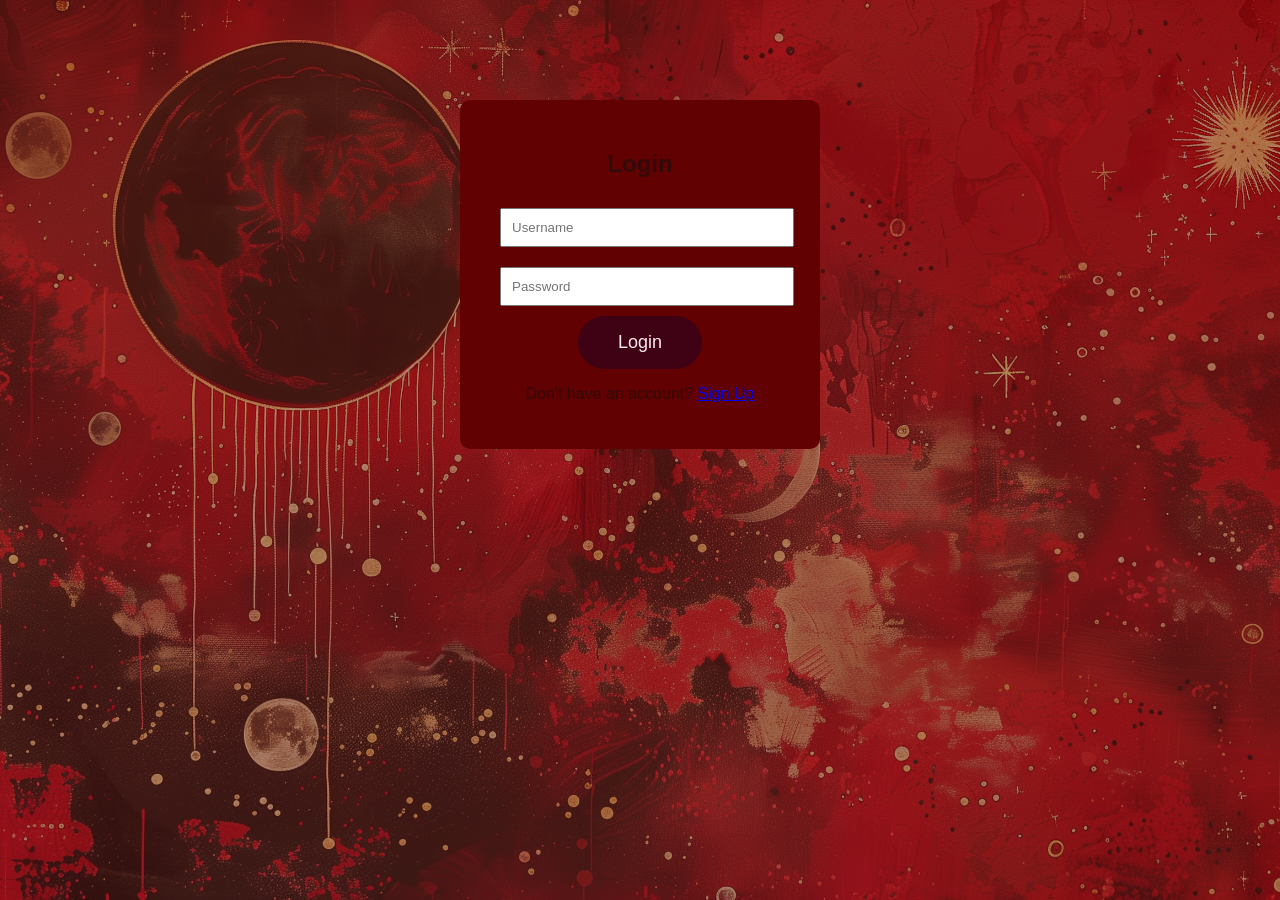
<file: index.html>
<!DOCTYPE html>
<html>
<head>
    <title>Art Gallery Login</title>
    <link rel="icon" href="roses.jpg">
    <link rel="stylesheet" href="style.css">
</head>

<body>

    <div class="login-box">

        <h2>Login</h2>

        <form action="home.html">
            <input type="text" placeholder="Username">
            <input type="password" placeholder="Password">

            <button type="submit">Login</button>
        </form>

        <p>
            Don't have an account?
            <a href="signup.html">Sign Up</a>
        </p>

    </div>

</body>
</html>
</file>
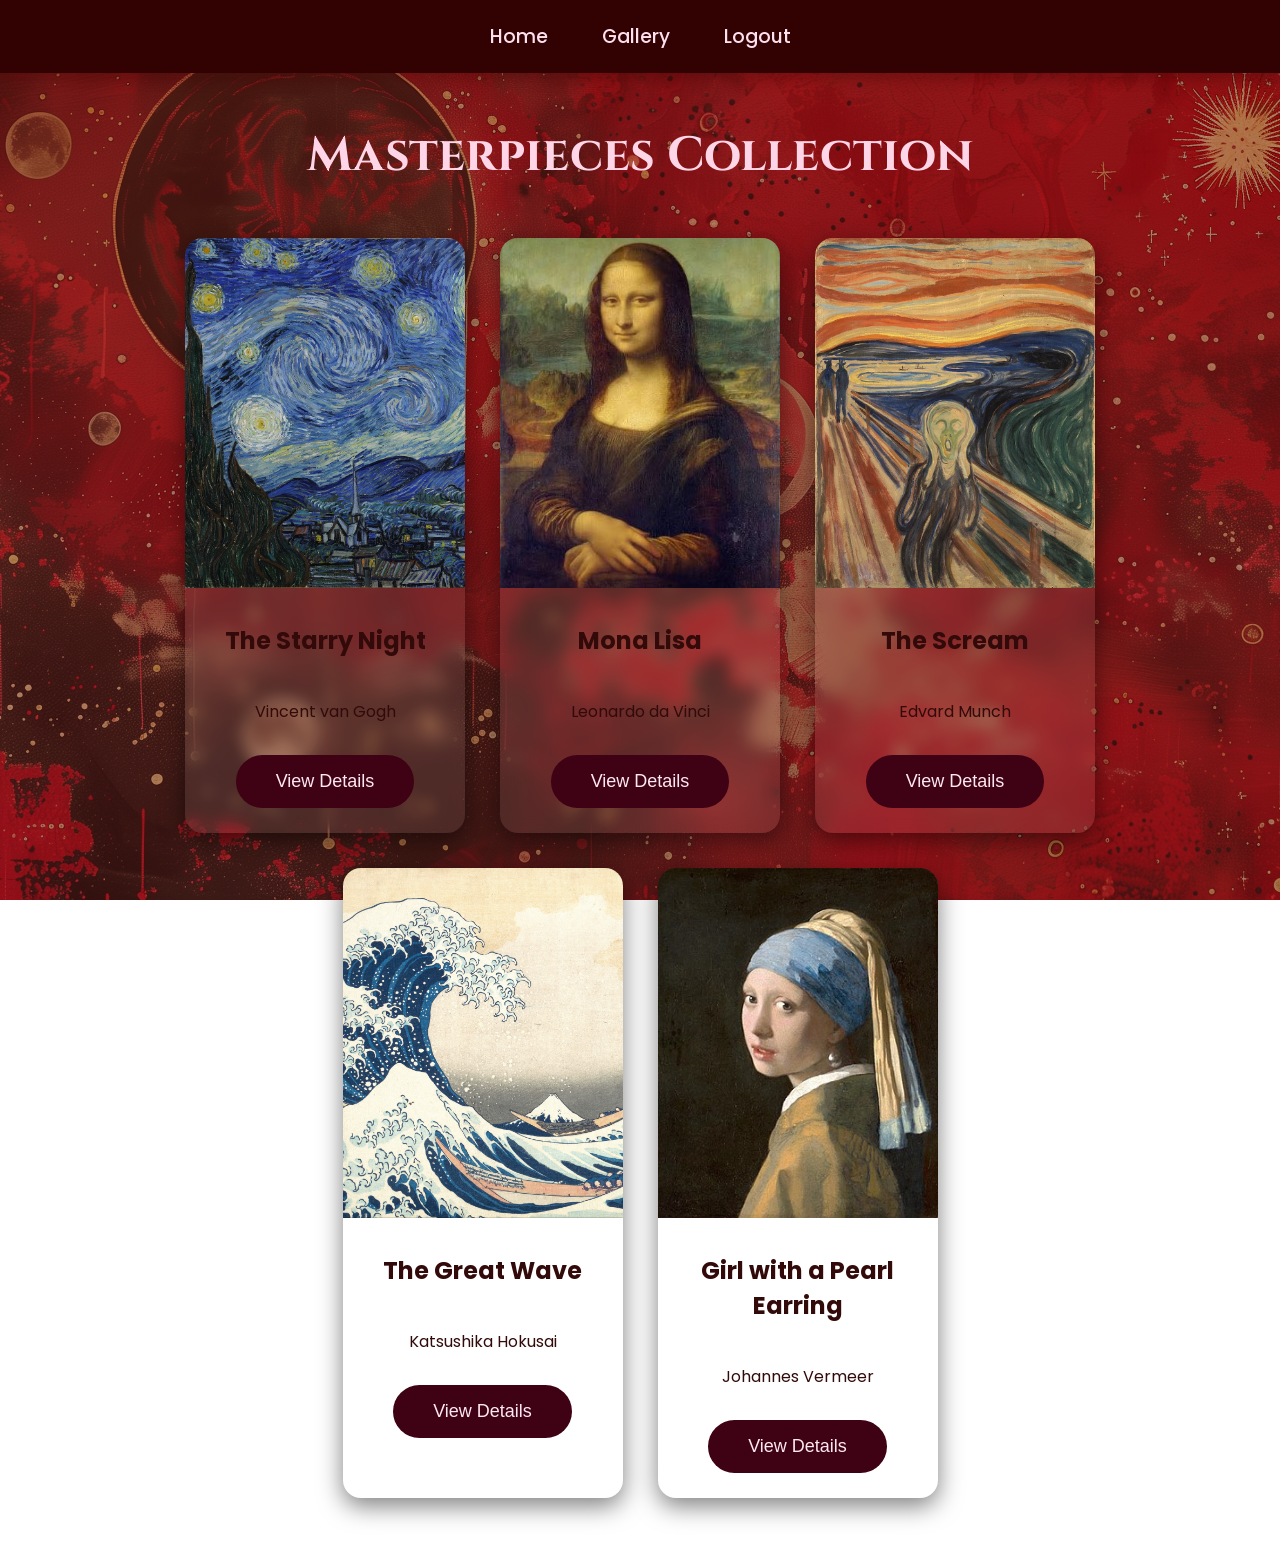
<file: gallery.html>
<!DOCTYPE html>
<html>

<head>
    <title>Art Gallery</title>
    <link rel="stylesheet" href="style.css">
    <link rel="icon" href="roses.jpg">
    <link href="https://fonts.googleapis.com/css2?family=Cinzel:wght@700&family=Poppins:wght@300;400;500;600&display=swap" rel="stylesheet">

</head>

<body>

    <div class="navbar">
        <a href="home.html">Home</a>
        <a href="gallery.html">Gallery</a>
        <a href="index.html">Logout</a>
    </div>

    <h1 class="gallery-title">Masterpieces Collection</h1>

    <div class="gallery-container">

        <!-- Starry Night -->
        <div class="card">

            <img src="starry_night.jpg" alt="The Starry Night">

            <h2>The Starry Night</h2>

            <p>Vincent van Gogh</p>

            <a href="starrynight.html">
                <button>View Details</button>
            </a>

        </div>

        <!-- Mona Lisa -->
        <div class="card">

            <img src="mona_lisa.jpg" alt="Mona Lisa">

            <h2>Mona Lisa</h2>

            <p>Leonardo da Vinci</p>

            <a href="monalisa.html">
                <button>View Details</button>
            </a>

        </div>

        <!-- The Scream -->
        <div class="card">

            <img src="the-scream.jpg" alt="The Scream">

            <h2>The Scream</h2>

            <p>Edvard Munch</p>

            <a href="scream.html">
                <button>View Details</button>
            </a>

        </div>

        <!-- The Great Wave -->
        <div class="card">

            <img src="kanagawa.jpg" alt="The Great Wave off Kanagawa">

            <h2>The Great Wave</h2>

            <p>Katsushika Hokusai</p>

            <a href="kanagawa.html">
                <button>View Details</button>
            </a>

        </div>

        <!-- Girl with a Pearl Earring -->
        <div class="card">

            <img src="pearl.jpg" alt="Girl with a Pearl Earring">

            <h2>Girl with a Pearl Earring</h2>

            <p>Johannes Vermeer</p>

            <a href="pearl.html">
                <button>View Details</button>
            </a>

        </div>

    </div>

</body>

</html>
</file>
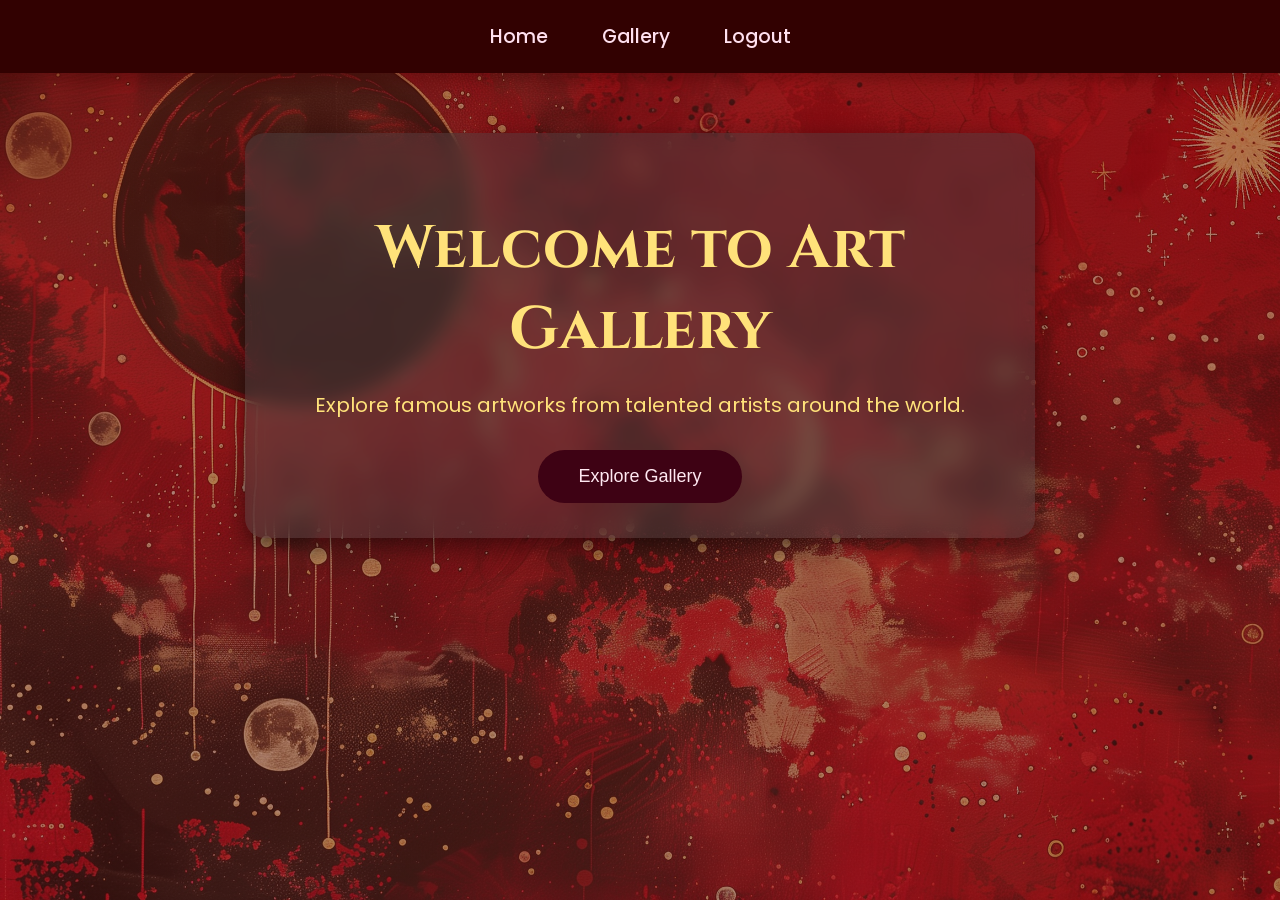
<file: home.html>
<!DOCTYPE html>
<html>

<head>
    <title>Art Gallery Home</title>
    <link rel="stylesheet" href="style.css">
    <link rel="icon" href="roses.jpg">
    <link href="https://fonts.googleapis.com/css2?family=Cinzel:wght@500;700&family=Poppins:wght@300;400;500;600&display=swap" rel="stylesheet">
</head>

<body>

    <div class="navbar">
        <a href="home.html">Home</a>
        <a href="gallery.html">Gallery</a>
        <a href="index.html">Logout</a>
    </div>

    <div class="overlay">

        <div class="home-box">

            <h1>Welcome to Art Gallery</h1>

            <p>
                Explore famous artworks from talented artists around the world.
            </p>

            <a href="gallery.html">
                <button>Explore Gallery</button>
            </a>

        </div>

    </div>

</body>

</html>
</file>
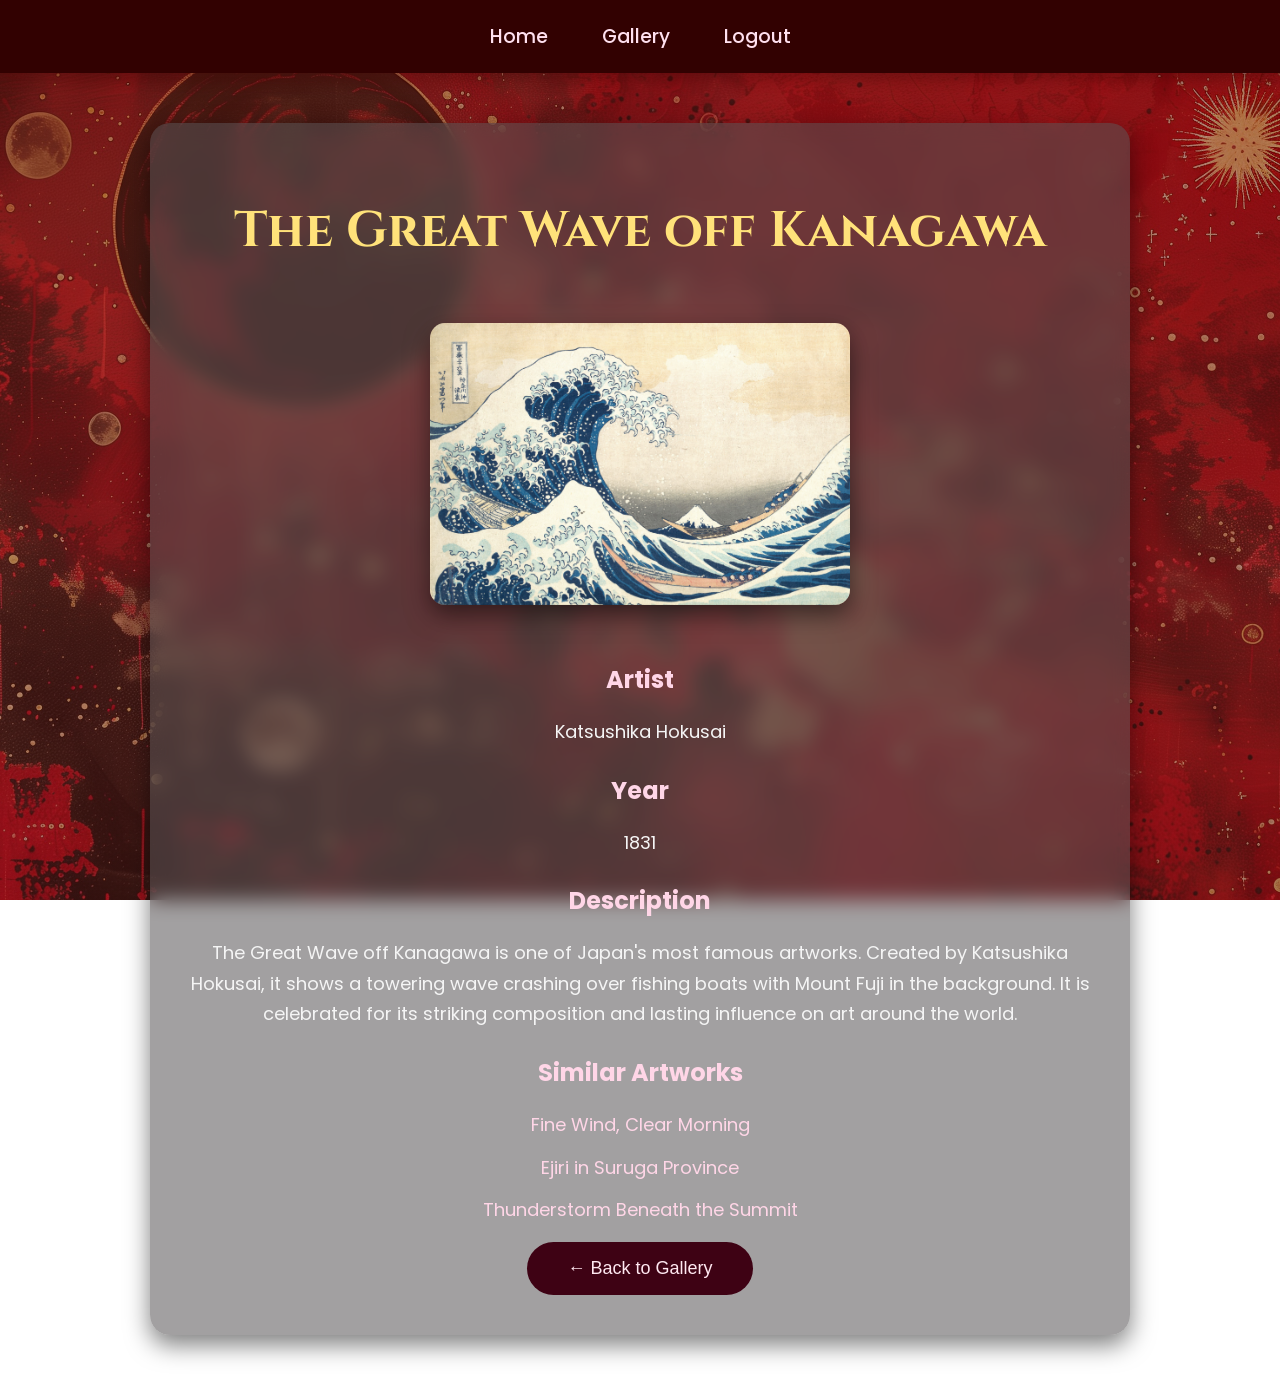
<file: kanagawa.html>
<!DOCTYPE html>
<html>

<head>

    <title>The Great Wave off Kanagawa</title>
    <link rel="stylesheet" href="style.css">
    <link rel="icon" href="roses.jpg">
    <link href="https://fonts.googleapis.com/css2?family=Cinzel:wght@700&family=Poppins:wght@300;400;500&display=swap" rel="stylesheet">

</head>

<body>

    <div class="navbar">

        <a href="home.html">Home</a>

        <a href="gallery.html">Gallery</a>

        <a href="index.html">Logout</a>

    </div>

    <div class="art-page">

        <h1>The Great Wave off Kanagawa</h1>

        <img src="kanagawa.jpg" alt="The Great Wave off Kanagawa">

        <h2>Artist</h2>

        <p>Katsushika Hokusai</p>

        <h2>Year</h2>

        <p>1831</p>

        <h2>Description</h2>

        <p>
            The Great Wave off Kanagawa is one of Japan's most famous artworks. Created by Katsushika Hokusai, it shows a towering wave crashing over fishing boats with Mount Fuji in the background. It is celebrated for its striking composition and lasting influence on art around the world.
        </p>

        <h2>Similar Artworks</h2>

        <ul class="similar-links">
            <li><a href="https://en.wikipedia.org/wiki/Fine_Wind,_Clear_Morning" target="_blank">Fine Wind, Clear Morning</a></li>

            <li><a href="https://en.wikipedia.org/wiki/Ejiri_in_Suruga_Province" target="_blank">Ejiri in Suruga Province</a></li>

            <li><a href="https://en.wikipedia.org/wiki/Thirty-six_Views_of_Mount_Fuji" target="_blank">Thunderstorm Beneath the Summit</a></li>
        </ul>

        <a href="gallery.html">
            <button>← Back to Gallery</button>
        </a>

    </div>

</body>

</html>
</file>
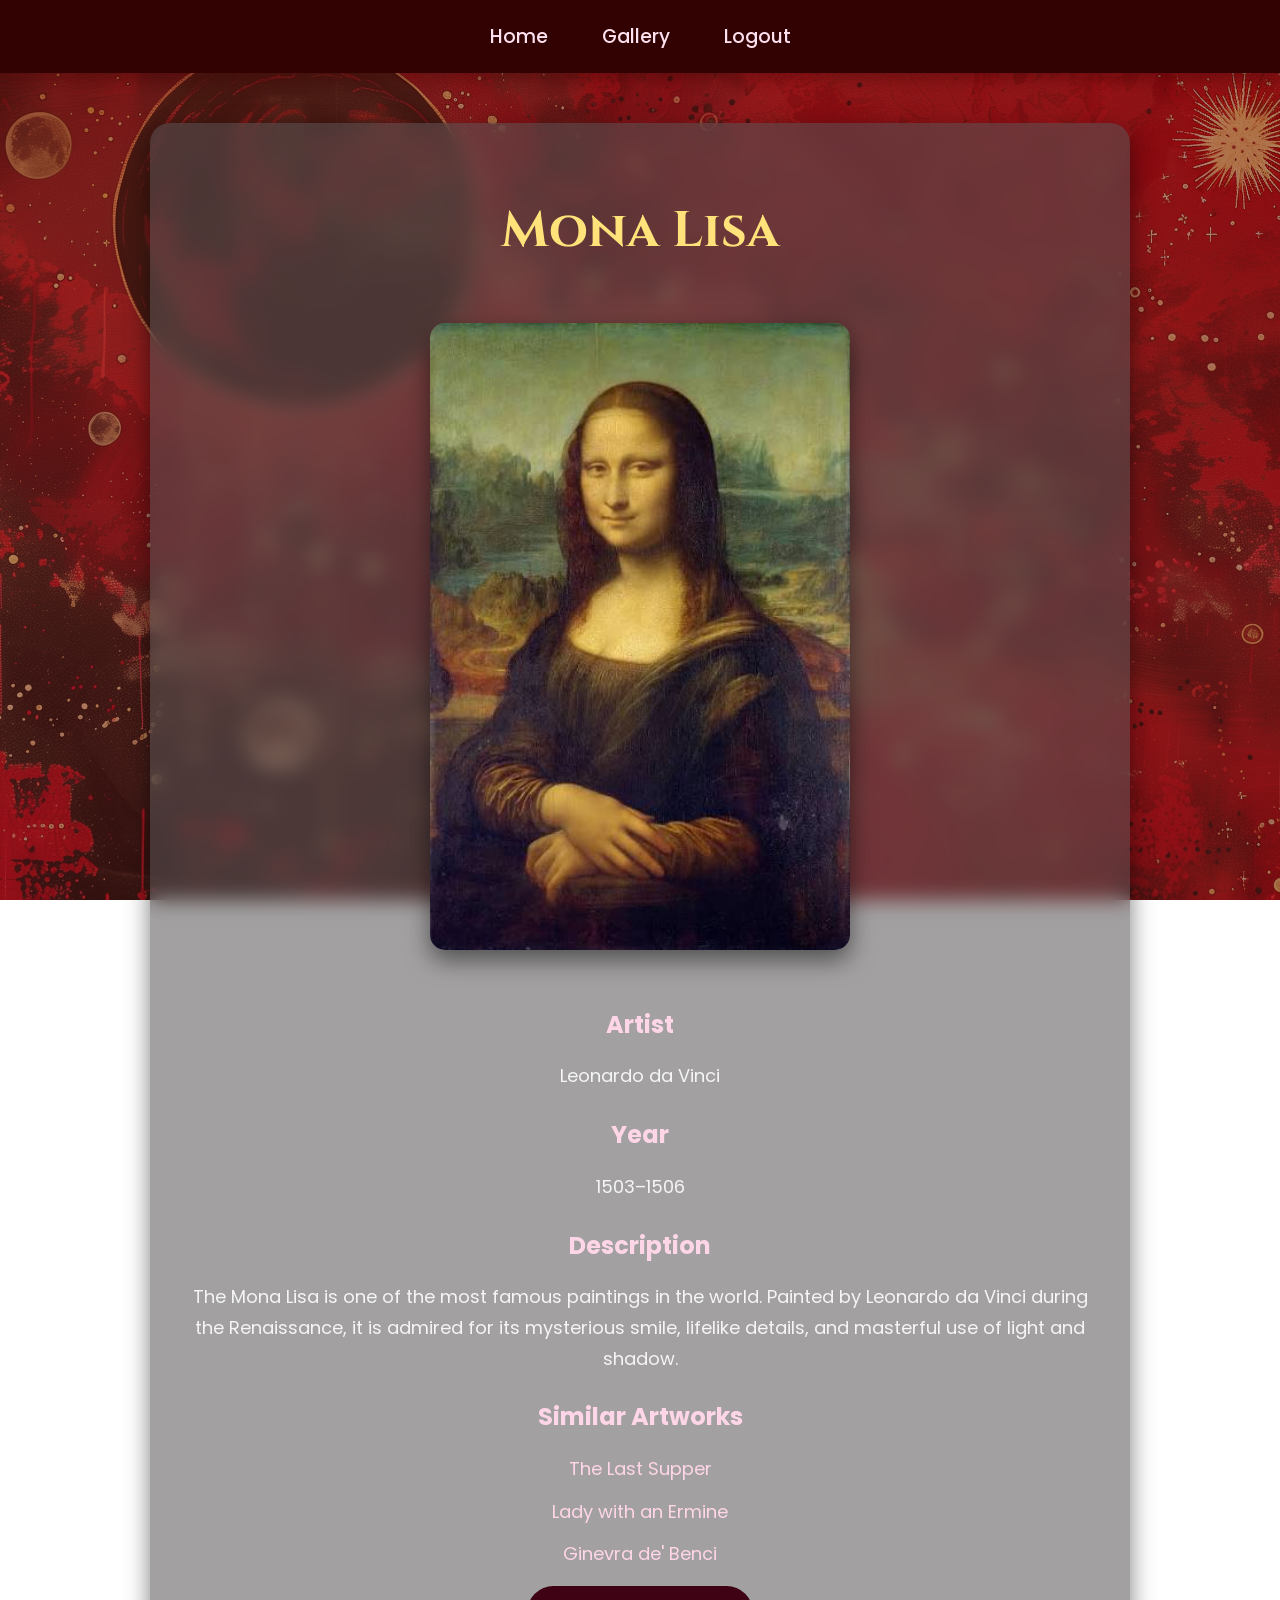
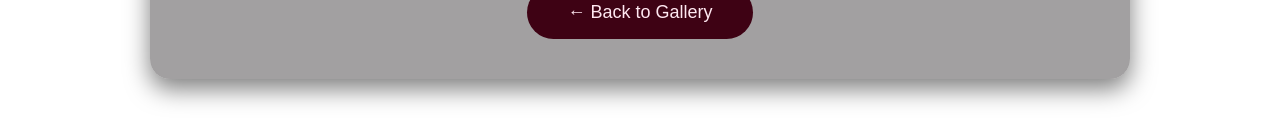
<file: monalisa.html>
<!DOCTYPE html>
<html>

<head>

    <title>Mona Lisa</title>
    <link rel="stylesheet" href="style.css">
    <link rel="icon" href="roses.jpg">
    <link href="https://fonts.googleapis.com/css2?family=Cinzel:wght@700&family=Poppins:wght@300;400;500&display=swap" rel="stylesheet">

</head>

<body>

    <div class="navbar">

        <a href="home.html">Home</a>

        <a href="gallery.html">Gallery</a>

        <a href="index.html">Logout</a>

    </div>

    <div class="art-page">

        <h1>Mona Lisa</h1>

        <img src="mona_lisa.jpg" alt="Mona Lisa">

        <h2>Artist</h2>

        <p>Leonardo da Vinci</p>

        <h2>Year</h2>

        <p>1503–1506</p>

        <h2>Description</h2>

        <p>
            The Mona Lisa is one of the most famous paintings in the world. Painted by Leonardo da Vinci during the Renaissance, it is admired for its mysterious smile, lifelike details, and masterful use of light and shadow.
        </p>

        <h2>Similar Artworks</h2>

        <ul class="similar-links">
            <li><a href="https://en.wikipedia.org/wiki/The_Last_Supper_(Leonardo)" target="_blank">The Last Supper</a></li>

            <li><a href="https://en.wikipedia.org/wiki/Lady_with_an_Ermine" target="_blank">Lady with an Ermine</a></li>

            <li><a href="https://en.wikipedia.org/wiki/Ginevra_de%27_Benci" target="_blank">Ginevra de' Benci</a></li>
        </ul>

        <a href="gallery.html">
            <button>← Back to Gallery</button>
        </a>

    </div>

</body>

</html>
</file>
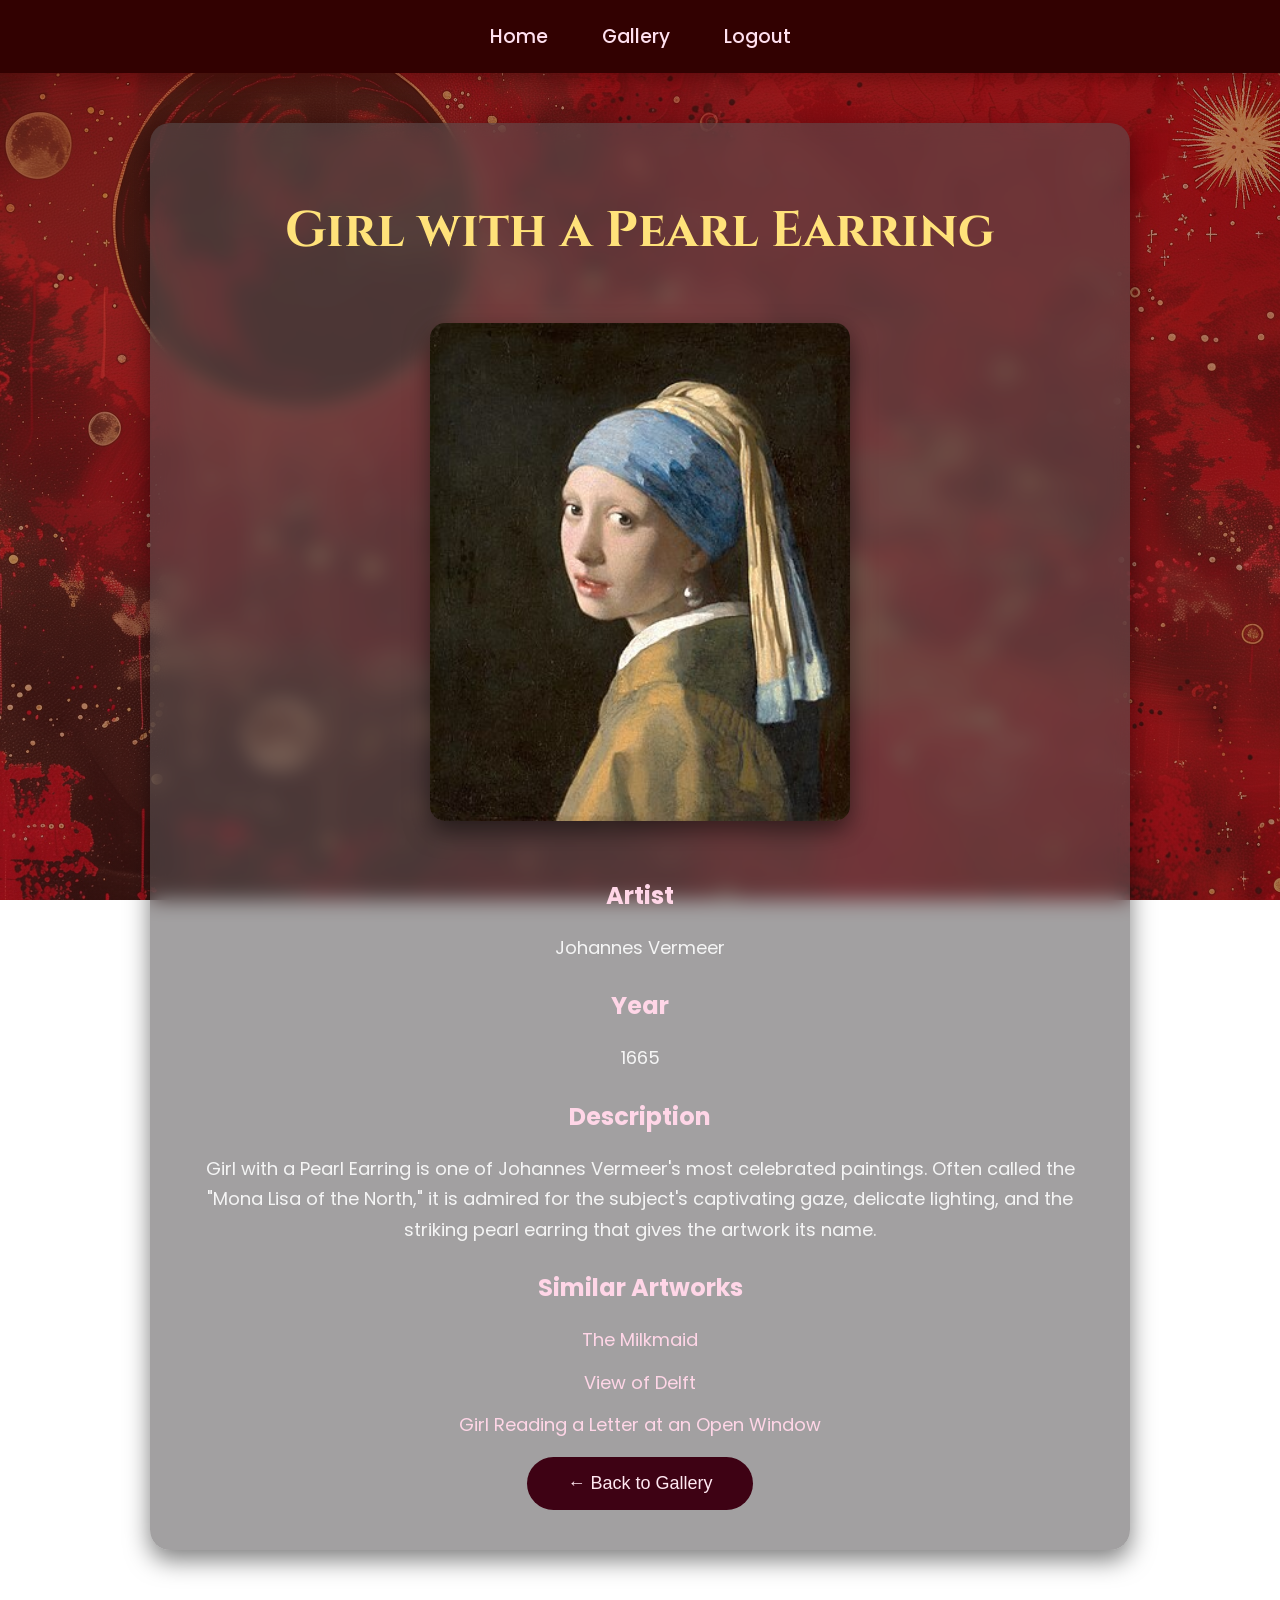
<file: pearl.html>
<!DOCTYPE html>
<html>

<head>

    <title>Girl with a Pearl Earring</title>
    <link rel="stylesheet" href="style.css">
    <link rel="icon" href="roses.jpg">
    <link href="https://fonts.googleapis.com/css2?family=Cinzel:wght@700&family=Poppins:wght@300;400;500&display=swap" rel="stylesheet">

</head>

<body>

    <div class="navbar">

        <a href="home.html">Home</a>

        <a href="gallery.html">Gallery</a>

        <a href="index.html">Logout</a>

    </div>

    <div class="art-page">

        <h1>Girl with a Pearl Earring</h1>

        <img src="pearl.jpg" alt="Girl with a Pearl Earring">

        <h2>Artist</h2>

        <p>Johannes Vermeer</p>

        <h2>Year</h2>

        <p>1665</p>

        <h2>Description</h2>

        <p>
            Girl with a Pearl Earring is one of Johannes Vermeer's most celebrated paintings. Often called the "Mona Lisa of the North," it is admired for the subject's captivating gaze, delicate lighting, and the striking pearl earring that gives the artwork its name.
        </p>

        <h2>Similar Artworks</h2>

        <ul class="similar-links">
           <li><a href="https://en.wikipedia.org/wiki/The_Milkmaid_(Vermeer)" target="_blank">The Milkmaid</a></li>

           <li><a href="https://en.wikipedia.org/wiki/View_of_Delft" target="_blank">View of Delft</a></li>

           <li><a href="https://en.wikipedia.org/wiki/Girl_Reading_a_Letter_at_an_Open_Window" target="_blank">Girl Reading a Letter at an Open Window</a></li>
        </ul>

        <a href="gallery.html">
            <button>← Back to Gallery</button>
        </a>

    </div>

</body>

</html>
</file>
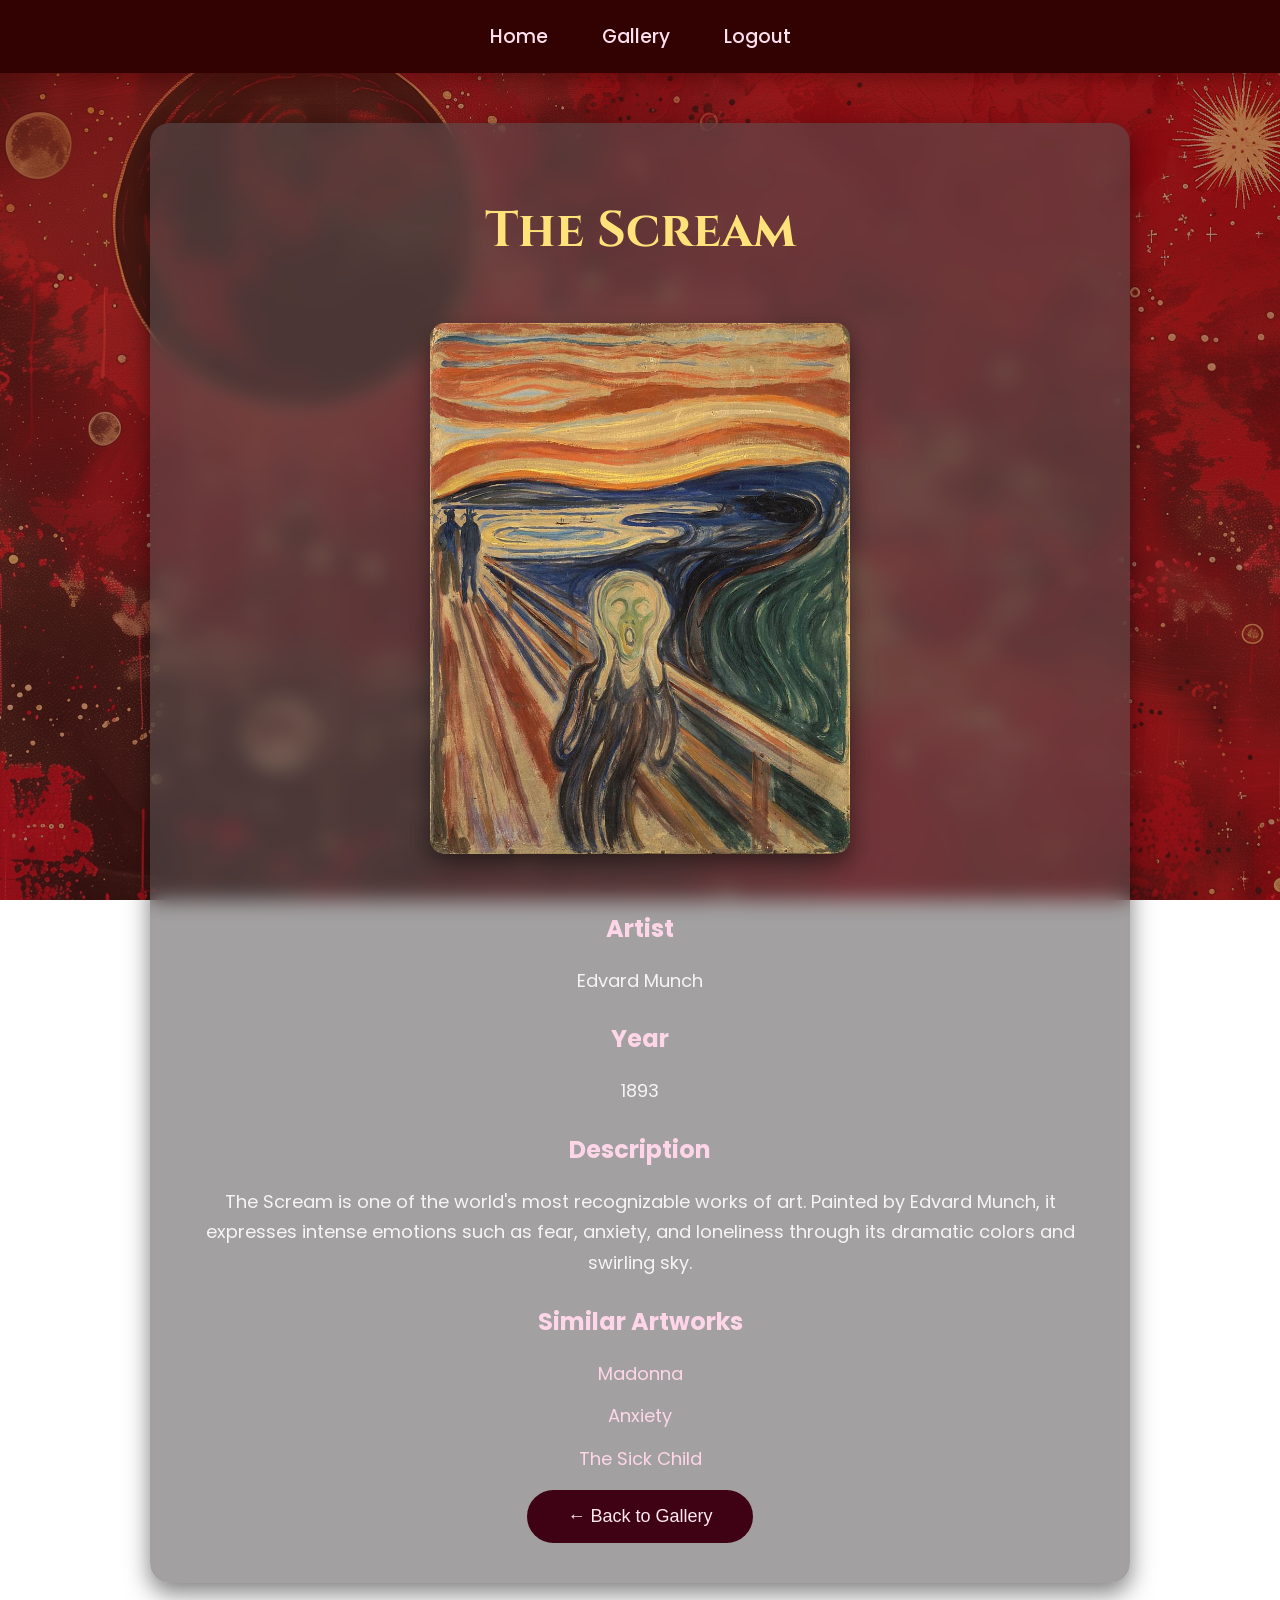
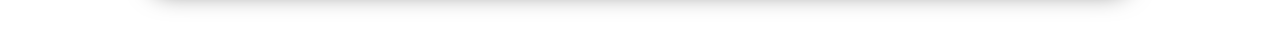
<file: scream.html>
<!DOCTYPE html>
<html>

<head>

    <title>The Scream</title>
    <link rel="stylesheet" href="style.css">
    <link rel="icon" href="roses.jpg">
    <link href="https://fonts.googleapis.com/css2?family=Cinzel:wght@700&family=Poppins:wght@300;400;500&display=swap" rel="stylesheet">

</head>

<body>

    <div class="navbar">

        <a href="home.html">Home</a>

        <a href="gallery.html">Gallery</a>

        <a href="index.html">Logout</a>

    </div>

    <div class="art-page">

        <h1>The Scream</h1>

        <img src="the-scream.jpg" alt="The Scream">

        <h2>Artist</h2>

        <p>Edvard Munch</p>

        <h2>Year</h2>

        <p>1893</p>

        <h2>Description</h2>

        <p>
            The Scream is one of the world's most recognizable works of art. Painted by Edvard Munch, it expresses intense emotions such as fear, anxiety, and loneliness through its dramatic colors and swirling sky.
        </p>

        <h2>Similar Artworks</h2>

        <ul class="similar-links">
            <li><a href="https://en.wikipedia.org/wiki/Madonna_(Munch)" target="_blank">Madonna</a></li>

            <li><a href="https://en.wikipedia.org/wiki/Anxiety_(Munch)" target="_blank">Anxiety</a></li>

            <li><a href="https://en.wikipedia.org/wiki/The_Sick_Child_(Munch)" target="_blank">The Sick Child</a></li>
        </ul>

        <a href="gallery.html">
            <button>← Back to Gallery</button>
        </a>

    </div>

</body>

</html>
</file>
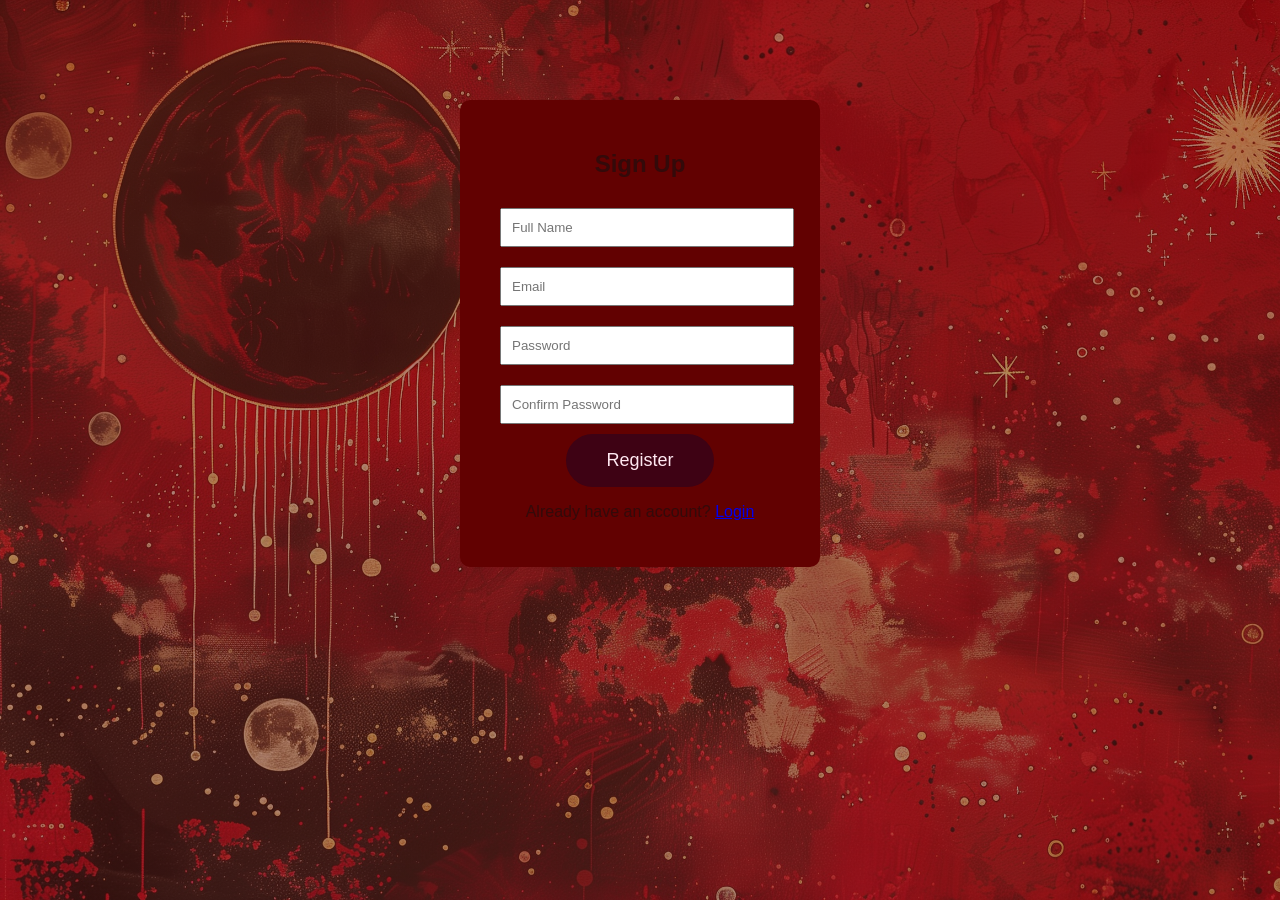
<file: signup.html>
<!DOCTYPE html>
<html>

<head>
    <title>Art Gallery Sign Up</title>
    <link rel="icon" href="roses.jpg">
    <link rel="stylesheet" href="style.css">
</head>

<body>

    <div class="login-box">

        <h2>Sign Up</h2>

        <form action="index.html">

            <input type="text" placeholder="Full Name">
            <input type="email" placeholder="Email">
            <input type="password" placeholder="Password">
            <input type="password" placeholder="Confirm Password">
            <button type="submit">Register</button>
        </form>

        <p>
            Already have an account?
            <a href="index.html">Login</a>
        </p>

    </div>

</body>

</html>
</file>
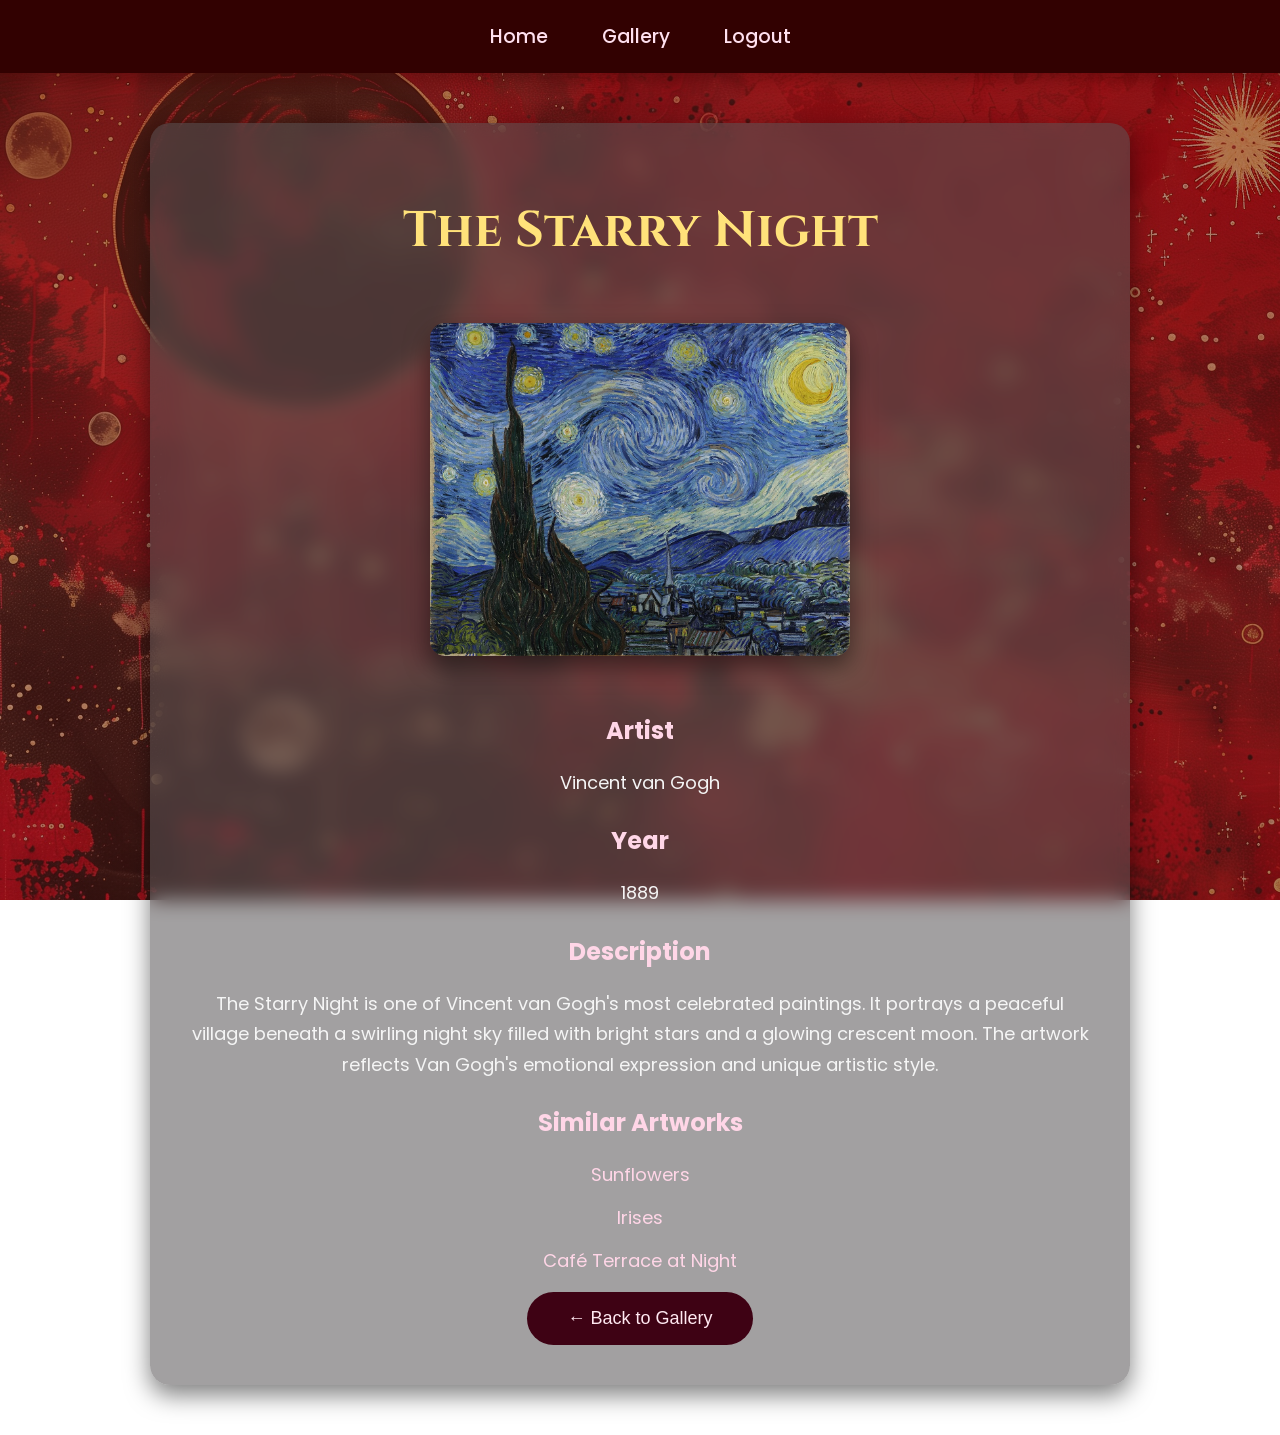
<file: starrynight.html>
<!DOCTYPE html>
<html>

<head>

    <title>The Starry Night</title>
    <link rel="stylesheet" href="style.css">
    <link rel="icon" href="roses.jpg">
    <link href="https://fonts.googleapis.com/css2?family=Cinzel:wght@700&family=Poppins:wght@300;400;500&display=swap" rel="stylesheet">

</head>

<body>

    <div class="navbar">

        <a href="home.html">Home</a>

        <a href="gallery.html">Gallery</a>

        <a href="index.html">Logout</a>

    </div>

    <div class="art-page">

        <h1>The Starry Night</h1>

        <img src="starry_night.jpg" alt="The Starry Night">

        <h2>Artist</h2>

        <p>Vincent van Gogh</p>

        <h2>Year</h2>

        <p>1889</p>

        <h2>Description</h2>

        <p>
            The Starry Night is one of Vincent van Gogh's most celebrated paintings. It portrays a peaceful village beneath a swirling night sky filled with bright stars and a glowing crescent moon. The artwork reflects Van Gogh's emotional expression and unique artistic style.
        </p>

        <h2>Similar Artworks</h2>

<ul class="similar-links">

        <li><a href="https://en.wikipedia.org/wiki/Sunflowers_(Van_Gogh_series)" target="_blank">Sunflowers</a></li>

        <li><a href="https://en.wikipedia.org/wiki/Irises_(Van_Gogh_series)" target="_blank">Irises</a></li>

        <li><a href="https://en.wikipedia.org/wiki/Caf%C3%A9_Terrace_at_Night" target="_blank">Café Terrace at Night</a></li>
</ul>

        <a href="gallery.html">
            <button>← Back to Gallery</button>
        </a>

    </div>

</body>

</html>
</file>
<file: style.css>
body{
    margin:0;
    font-family:'Poppins',sans-serif;

    background-image:
        linear-gradient(rgba(97, 2, 2, 0.45),rgba(86, 18, 18, 0.45)),
        url("red.jpg");

    background-size:cover;
    background-position:center;
    background-repeat:no-repeat;
    background-attachment:fixed;

    color:rgb(51, 10, 10);
}

.login-box {
    width: 300px;
    background-color: rgb(98, 1, 1);
    padding: 30px;
    margin: 100px auto;
    text-align: center;
    border-radius: 10px;
}

input {
    width: 90%;
    padding: 10px;
    margin: 10px;
}

button{
    background:#3e0214;
    color:#ffe8f1;
    border:none;
    border-radius:35px;
    padding:16px 40px;
    font-size:18px;
    transition:.3s;
}

button:hover{
    background:#5c0a2b;
    transform:scale(1.08);
}

.navbar{

    background:#320101;
    padding:22px;
    text-align:center;
    box-shadow:0 4px 18px rgba(67, 4, 4, 0.5);
}

.navbar a{
    color:#ffe0ef;
    text-decoration:none;
    margin:25px;
    font-size:19px;
    font-weight:500;
    transition:.3s;
}

.navbar a:hover{
    color:#faea57;
}

.home-box{
    width: 700px;
    max-width: 85%;
    margin: 60px auto;
    padding: 35px 45px;
    text-align: center;
    background: rgba(68, 65, 67, 0.45);
    backdrop-filter: blur(10px);
    border-radius: 20px;
    box-shadow: 0 8px 25px rgba(0,0,0,.5);
}

.home-box h1{
    font-family:'Cinzel', serif;
    font-size:60px;
    color:#ffe27a;
    margin-bottom:20px;
}

.home-box p{
    font-size:20px;
    line-height:1.5;
    color:#ffe27a;
    margin-bottom:30px;
}

.card{
    width:280px;
    background:rgba(255,255,255,.08);
    backdrop-filter:blur(8px);
    border-radius:18px;
    overflow:hidden;
    text-align:center;
    box-shadow:0 8px 25px rgba(0,0,0,.5);
    transition:.3s;
    display:flex;
    flex-direction:column;
}

.card img{
    width:100%;
    height:350px;
    object-fit:cover;
}

.gallery-title{
    font-family:'Cinzel', serif;
    text-align:center;
    font-size:48px;
    color:#ffd6e7;
    margin:50px 0;
}

.gallery-container{
    width:90%;
    margin:0 auto 60px;

    display:flex;
    flex-wrap:wrap;
    justify-content:center;
    gap:35px;
}

.card h2{
    padding:15px 15px 5px;
}

.card p{
    padding-bottom:15px;
}

.card button{
    margin-bottom:25px;
}

.card img{
    transition:0.4s;

}

.card:hover img{
    transform:scale(1.08);

}

.art-page{
    width:900px;
    max-width:90%;
    margin:50px auto;
    padding:40px;
    background:rgba(86, 82, 84, 0.55);
    backdrop-filter:blur(10px);
    border-radius:20px;
    text-align:center;
    box-shadow:0 10px 25px rgba(0,0,0,.5);
}

.art-page h1{
    font-family:'Cinzel',serif;
    color:#ffe27a;
    font-size:50px;
}

.art-page img{
    width:420px;
    max-width:100%;
    border-radius:15px;
    margin:25px 0;
    box-shadow:0 10px 25px rgba(0,0,0,.5);
}

.art-page h2{
    color:#ffd6e7;
    margin-top:25px;
}

.art-page p,
.art-page li{
    color:#f5f5f5;
    font-size:18px;
    line-height:1.7;
}

.art-page ul{
    list-style:none;
    padding:0;

}

.art-page li{
    margin:10px 0;

}

.art-page img{
    transition:0.4s;

}

.art-page img:hover{
    transform:scale(1.03);

}

.similar-links{
    list-style:none;
    padding:0;
}

.similar-links li{
    margin:12px 0;
}

.similar-links a{
    color:#ffd6e7;
    text-decoration:none;
    font-size:18px;
    transition:0.3s;
}

.similar-links a:hover{
    color:#ffe27a;
    text-decoration:underline;
}
</file>
